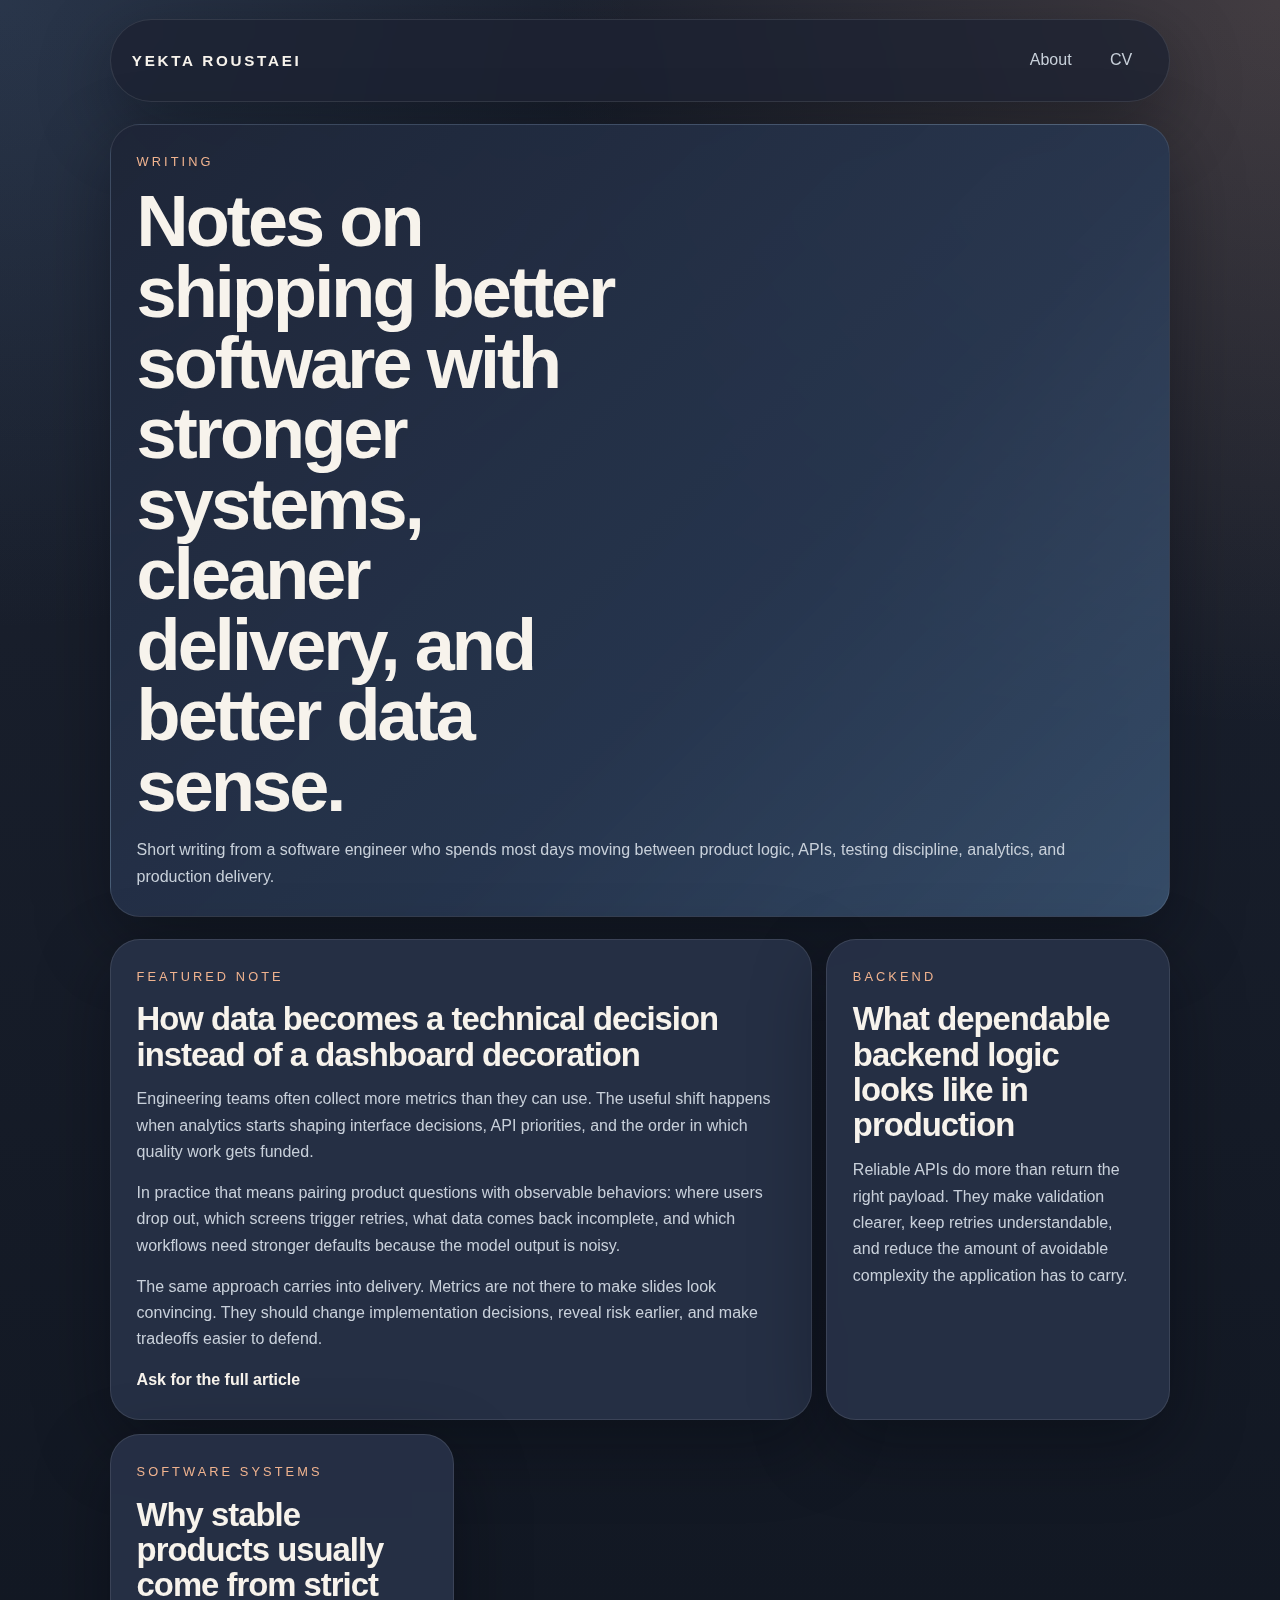
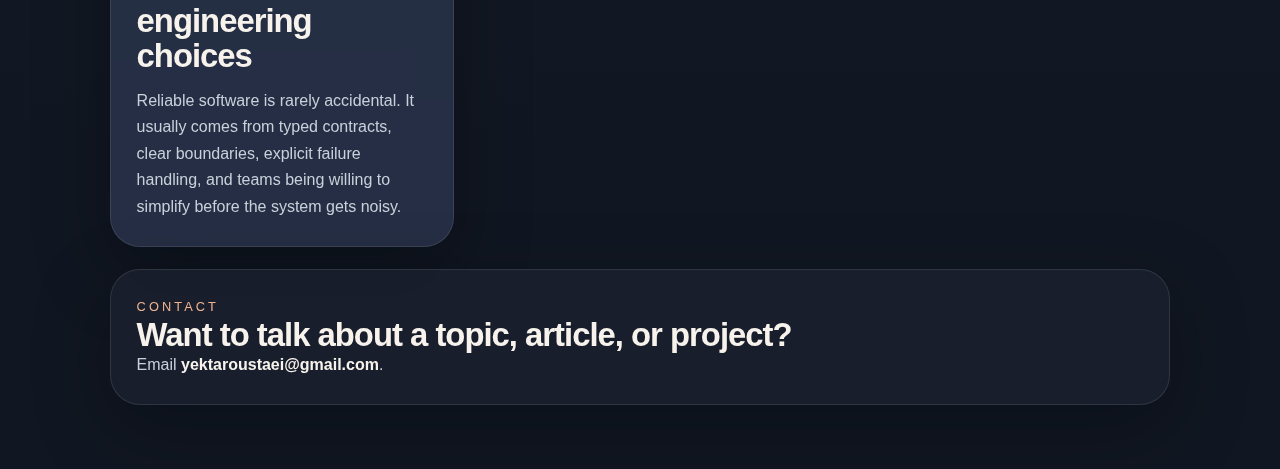
<file: blog.html>
<!DOCTYPE html>
<html lang="en">
<head>
    <meta charset="UTF-8">
    <meta name="viewport" content="width=device-width, initial-scale=1.0">
    <title>Writing - Yekta Roustaei</title>
    <link rel="stylesheet" href="blog.css">
</head>
<body>
    <main class="page-shell">
        <nav class="topbar" aria-label="Primary">
            <a class="brand" href="index.html">Yekta Roustaei</a>
            <div class="top-links">
                <a href="about-more.html">About</a>
                <a href="cv.html">CV</a>
            </div>
        </nav>

        <header class="hero-card">
            <p class="eyebrow">Writing</p>
            <h1>Notes on shipping better software with stronger systems, cleaner delivery, and better data sense.</h1>
            <p class="lead">Short writing from a software engineer who spends most days moving between product logic, APIs, testing discipline, analytics, and production delivery.</p>
        </header>

        <section class="post-grid">
            <article class="post-card featured">
                <p class="post-kicker">Featured note</p>
                <h2>How data becomes a technical decision instead of a dashboard decoration</h2>
                <p>Engineering teams often collect more metrics than they can use. The useful shift happens when analytics starts shaping interface decisions, API priorities, and the order in which quality work gets funded.</p>
                <p>In practice that means pairing product questions with observable behaviors: where users drop out, which screens trigger retries, what data comes back incomplete, and which workflows need stronger defaults because the model output is noisy.</p>
                <p>The same approach carries into delivery. Metrics are not there to make slides look convincing. They should change implementation decisions, reveal risk earlier, and make tradeoffs easier to defend.</p>
                <a class="inline-link" href="mailto:yektaroustaei@gmail.com">Ask for the full article</a>
            </article>

            <article class="post-card">
                <p class="post-kicker">Backend</p>
                <h2>What dependable backend logic looks like in production</h2>
                <p>Reliable APIs do more than return the right payload. They make validation clearer, keep retries understandable, and reduce the amount of avoidable complexity the application has to carry.</p>
            </article>

            <article class="post-card">
                <p class="post-kicker">Software systems</p>
                <h2>Why stable products usually come from strict engineering choices</h2>
                <p>Reliable software is rarely accidental. It usually comes from typed contracts, clear boundaries, explicit failure handling, and teams being willing to simplify before the system gets noisy.</p>
            </article>
        </section>

        <section class="contact-card">
            <p class="eyebrow">Contact</p>
            <h2>Want to talk about a topic, article, or project?</h2>
            <p>Email <a class="inline-link" href="mailto:yektaroustaei@gmail.com">yektaroustaei@gmail.com</a>.</p>
        </section>
    </main>
</body>
</html>
</file>
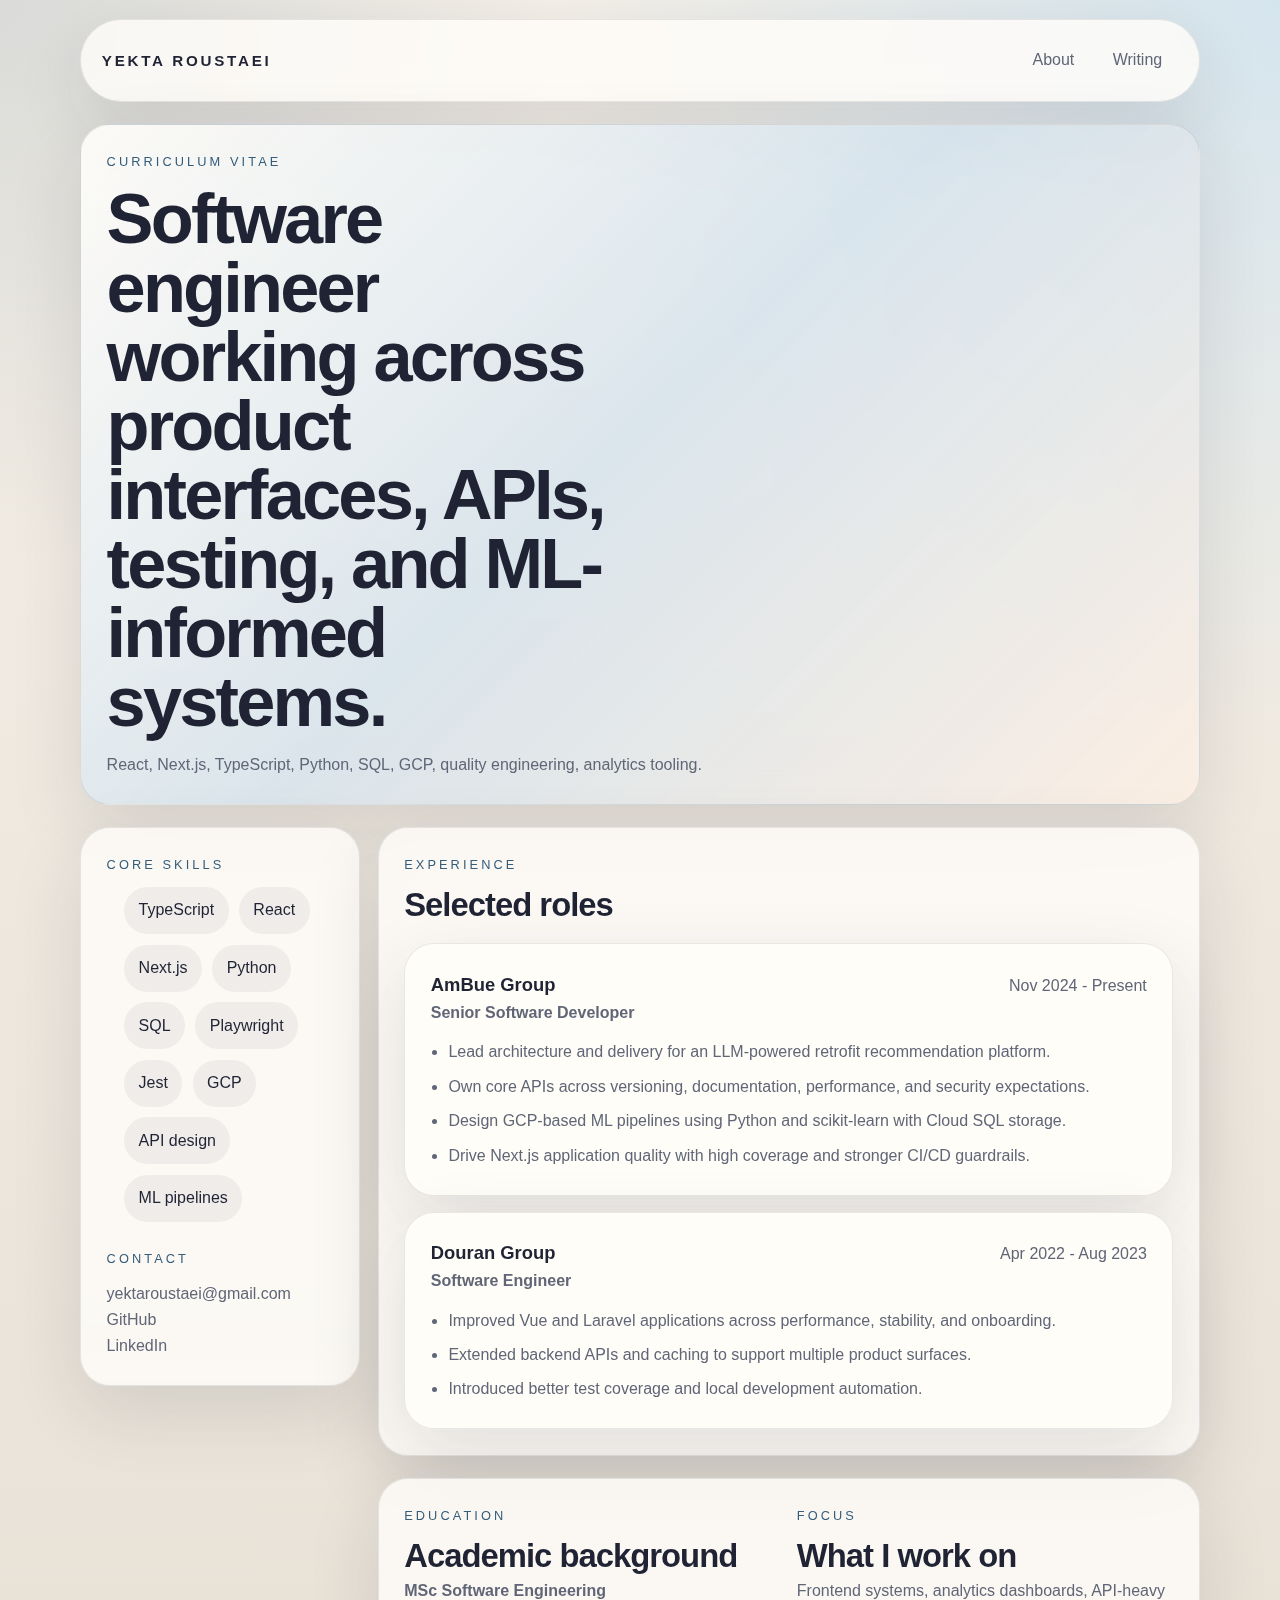
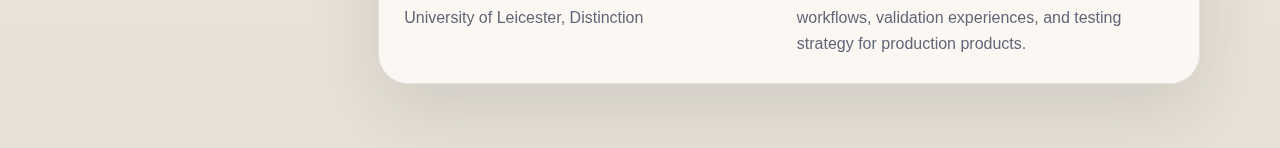
<file: cv.html>
<!DOCTYPE html>
<html lang="en">
<head>
    <meta charset="UTF-8">
    <meta name="viewport" content="width=device-width, initial-scale=1.0">
    <title>CV - Yekta Roustaei</title>
    <link rel="stylesheet" href="cv.css">
</head>
<body>
    <main class="page-shell">
        <nav class="topbar" aria-label="Primary">
            <a class="brand" href="index.html">Yekta Roustaei</a>
            <div class="top-links">
                <a href="about-more.html">About</a>
                <a href="blog.html">Writing</a>
            </div>
        </nav>

        <header class="hero-card">
            <p class="eyebrow">Curriculum vitae</p>
            <h1>Software engineer working across product interfaces, APIs, testing, and ML-informed systems.</h1>
            <p class="lead">React, Next.js, TypeScript, Python, SQL, GCP, quality engineering, analytics tooling.</p>
        </header>

        <section class="resume-layout">
            <aside class="side-card">
                <div>
                    <p class="eyebrow">Core skills</p>
                    <ul class="skill-list">
                        <li>TypeScript</li>
                        <li>React</li>
                        <li>Next.js</li>
                        <li>Python</li>
                        <li>SQL</li>
                        <li>Playwright</li>
                        <li>Jest</li>
                        <li>GCP</li>
                        <li>API design</li>
                        <li>ML pipelines</li>
                    </ul>
                </div>
                <div>
                    <p class="eyebrow">Contact</p>
                    <p><a href="mailto:yektaroustaei@gmail.com">yektaroustaei@gmail.com</a></p>
                    <p><a href="https://github.com/YektaRoustaei" target="_blank" rel="noreferrer noopener">GitHub</a></p>
                    <p><a href="https://www.linkedin.com/in/yekta-roustaei/" target="_blank" rel="noreferrer noopener">LinkedIn</a></p>
                </div>
            </aside>

            <div class="main-column">
                <section class="section-card">
                    <div class="section-head">
                        <p class="eyebrow">Experience</p>
                        <h2>Selected roles</h2>
                    </div>
                    <article class="role-card">
                        <div class="role-head">
                            <div>
                                <h3>AmBue Group</h3>
                                <p class="role-title">Senior Software Developer</p>
                            </div>
                            <span>Nov 2024 - Present</span>
                        </div>
                        <ul>
                            <li>Lead architecture and delivery for an LLM-powered retrofit recommendation platform.</li>
                            <li>Own core APIs across versioning, documentation, performance, and security expectations.</li>
                            <li>Design GCP-based ML pipelines using Python and scikit-learn with Cloud SQL storage.</li>
                            <li>Drive Next.js application quality with high coverage and stronger CI/CD guardrails.</li>
                        </ul>
                    </article>
                    <article class="role-card">
                        <div class="role-head">
                            <div>
                                <h3>Douran Group</h3>
                                <p class="role-title">Software Engineer</p>
                            </div>
                            <span>Apr 2022 - Aug 2023</span>
                        </div>
                        <ul>
                            <li>Improved Vue and Laravel applications across performance, stability, and onboarding.</li>
                            <li>Extended backend APIs and caching to support multiple product surfaces.</li>
                            <li>Introduced better test coverage and local development automation.</li>
                        </ul>
                    </article>
                </section>

                <section class="section-card dual-card">
                    <article>
                        <div class="section-head">
                            <p class="eyebrow">Education</p>
                            <h2>Academic background</h2>
                        </div>
                        <p><strong>MSc Software Engineering</strong><br>University of Leicester, Distinction</p>
                    </article>
                    <article>
                        <div class="section-head">
                            <p class="eyebrow">Focus</p>
                            <h2>What I work on</h2>
                        </div>
                        <p>Frontend systems, analytics dashboards, API-heavy workflows, validation experiences, and testing strategy for production products.</p>
                    </article>
                </section>
            </div>
        </section>
    </main>
</body>
</html>
</file>
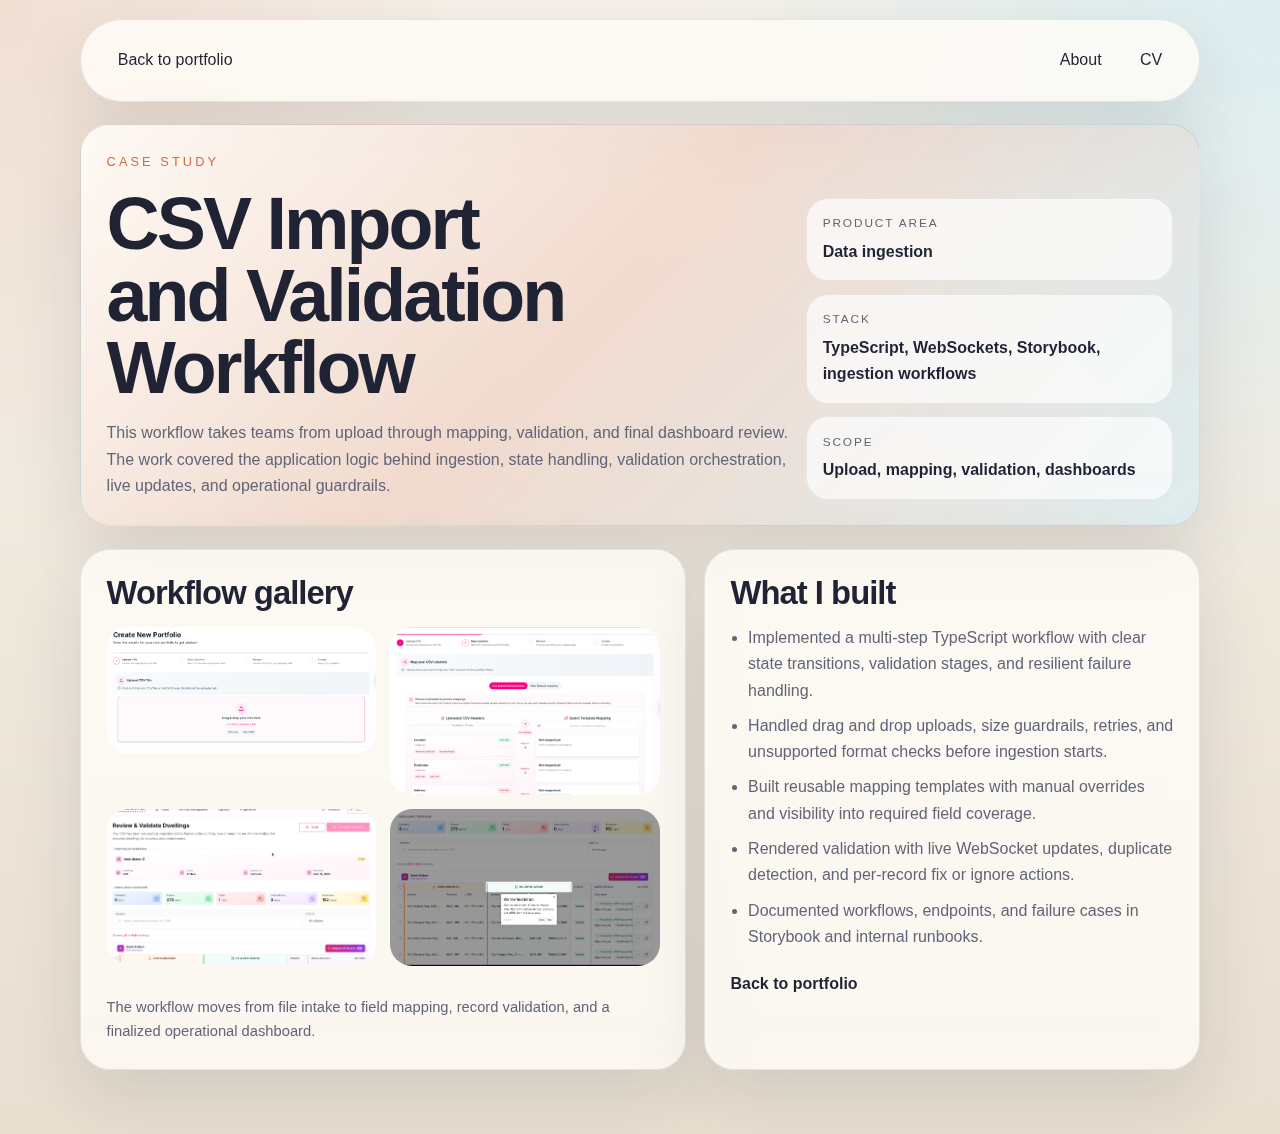
<file: project-bloomly.html>
<!DOCTYPE html>
<html lang="en">
<head>
    <meta charset="UTF-8">
    <meta name="viewport" content="width=device-width, initial-scale=1.0">
    <title>CSV Import Tool - Yekta Roustaei</title>
    <link rel="stylesheet" href="project-detail.css">
</head>
<body>
    <main class="page-shell">
        <nav class="topbar" aria-label="Primary">
            <a href="index.html">Back to portfolio</a>
            <div class="top-links">
                <a href="about-more.html">About</a>
                <a href="cv.html">CV</a>
            </div>
        </nav>

        <header class="hero-card">
            <div class="hero-copy">
                <p class="eyebrow">Case study</p>
                <h1>CSV Import and Validation Workflow</h1>
                <p>This workflow takes teams from upload through mapping, validation, and final dashboard review. The work covered the application logic behind ingestion, state handling, validation orchestration, live updates, and operational guardrails.</p>
            </div>
            <div class="hero-facts">
                <div class="fact-card">
                    <span class="fact-label">Product area</span>
                    <strong>Data ingestion</strong>
                </div>
                <div class="fact-card">
                    <span class="fact-label">Stack</span>
                    <strong>TypeScript, WebSockets, Storybook, ingestion workflows</strong>
                </div>
                <div class="fact-card">
                    <span class="fact-label">Scope</span>
                    <strong>Upload, mapping, validation, dashboards</strong>
                </div>
            </div>
        </header>

        <section class="section-grid">
            <article class="gallery-panel">
                <h2>Workflow gallery</h2>
                <div class="gallery-grid">
                    <img src="images/CSV1.png" alt="CSV upload step">
                    <img src="images/CSV2.png" alt="Mapping CSV columns to system fields">
                    <img src="images/CSV3.png" alt="Validation summary with duplicates flagged">
                    <img src="images/CSV4.png" alt="Finalized dataset dashboard with tour guide overlays highlighting panels">
                </div>
                <p class="caption">The workflow moves from file intake to field mapping, record validation, and a finalized operational dashboard.</p>
            </article>
            <article class="summary-card">
                <h2>What I built</h2>
                <ul>
                    <li>Implemented a multi-step TypeScript workflow with clear state transitions, validation stages, and resilient failure handling.</li>
                    <li>Handled drag and drop uploads, size guardrails, retries, and unsupported format checks before ingestion starts.</li>
                    <li>Built reusable mapping templates with manual overrides and visibility into required field coverage.</li>
                    <li>Rendered validation with live WebSocket updates, duplicate detection, and per-record fix or ignore actions.</li>
                    <li>Documented workflows, endpoints, and failure cases in Storybook and internal runbooks.</li>
                </ul>
                <a class="back-link" href="index.html">Back to portfolio</a>
            </article>
        </section>
    </main>
</body>
</html>
</file>
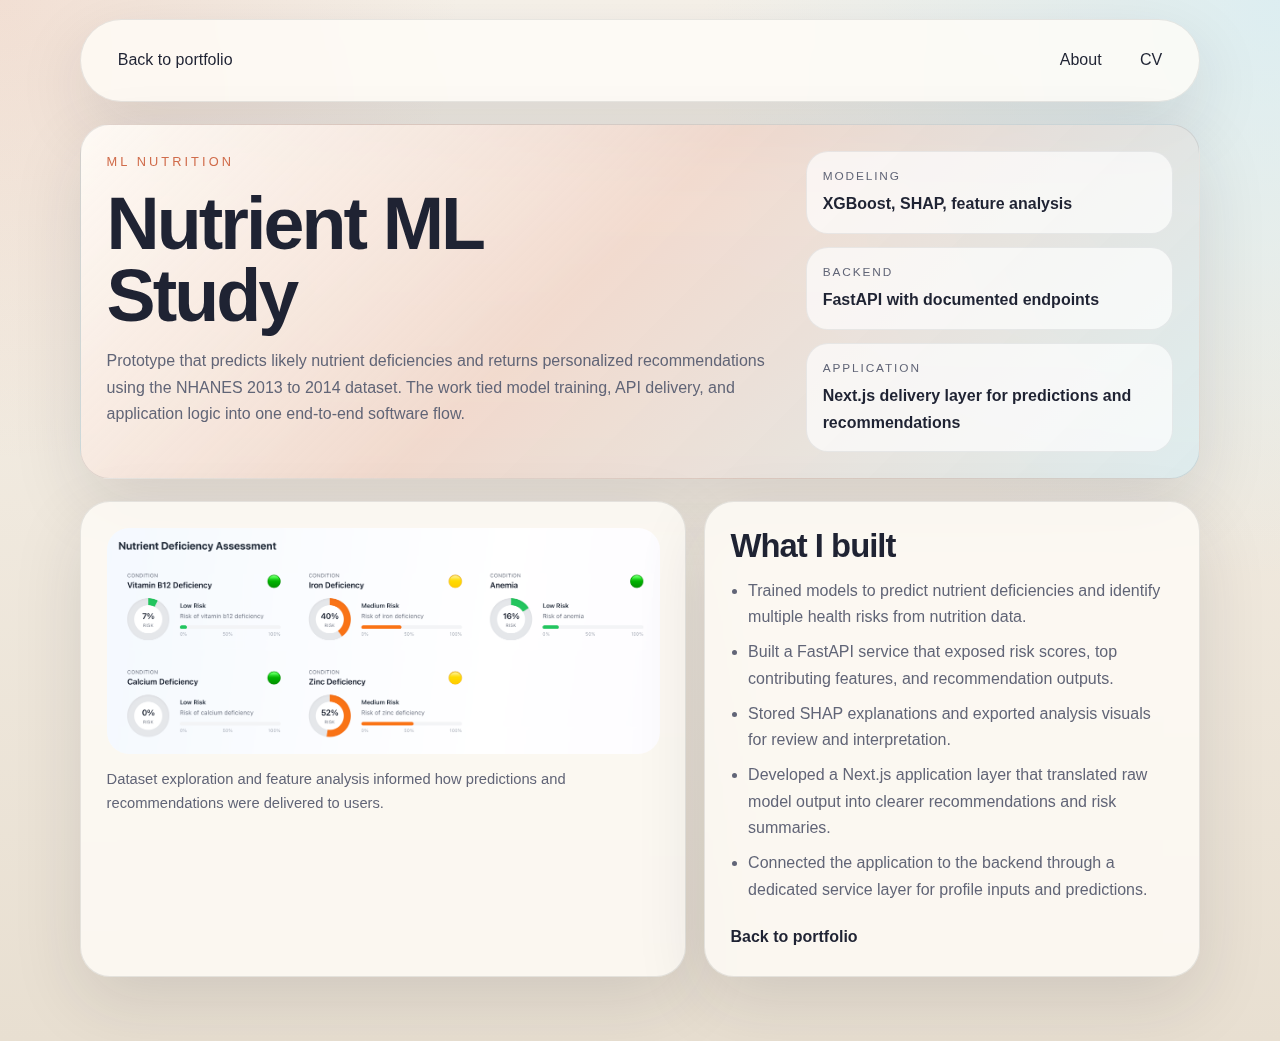
<file: project-muse.html>
<!DOCTYPE html>
<html lang="en">
<head>
    <meta charset="UTF-8">
    <meta name="viewport" content="width=device-width, initial-scale=1.0">
    <title>Nutrient ML Study - Yekta Roustaei</title>
    <link rel="stylesheet" href="project-detail.css">
</head>
<body>
    <main class="page-shell">
        <nav class="topbar" aria-label="Primary">
            <a href="index.html">Back to portfolio</a>
            <div class="top-links">
                <a href="about-more.html">About</a>
                <a href="cv.html">CV</a>
            </div>
        </nav>

        <header class="hero-card">
            <div class="hero-copy">
                <p class="eyebrow">ML nutrition</p>
                <h1>Nutrient ML Study</h1>
                <p>Prototype that predicts likely nutrient deficiencies and returns personalized recommendations using the NHANES 2013 to 2014 dataset. The work tied model training, API delivery, and application logic into one end-to-end software flow.</p>
            </div>
            <div class="hero-facts">
                <div class="fact-card">
                    <span class="fact-label">Modeling</span>
                    <strong>XGBoost, SHAP, feature analysis</strong>
                </div>
                <div class="fact-card">
                    <span class="fact-label">Backend</span>
                    <strong>FastAPI with documented endpoints</strong>
                </div>
                <div class="fact-card">
                    <span class="fact-label">Application</span>
                    <strong>Next.js delivery layer for predictions and recommendations</strong>
                </div>
            </div>
        </header>

        <section class="section-grid">
            <figure class="media-panel">
                <img src="images/nutient.png" alt="NHANES dataset visualisation">
                <figcaption class="caption">Dataset exploration and feature analysis informed how predictions and recommendations were delivered to users.</figcaption>
            </figure>
            <article class="summary-card">
                <h2>What I built</h2>
                <ul>
                    <li>Trained models to predict nutrient deficiencies and identify multiple health risks from nutrition data.</li>
                    <li>Built a FastAPI service that exposed risk scores, top contributing features, and recommendation outputs.</li>
                    <li>Stored SHAP explanations and exported analysis visuals for review and interpretation.</li>
                    <li>Developed a Next.js application layer that translated raw model output into clearer recommendations and risk summaries.</li>
                    <li>Connected the application to the backend through a dedicated service layer for profile inputs and predictions.</li>
                </ul>
                <a class="back-link" href="index.html">Back to portfolio</a>
            </article>
        </section>
    </main>
</body>
</html>
</file>
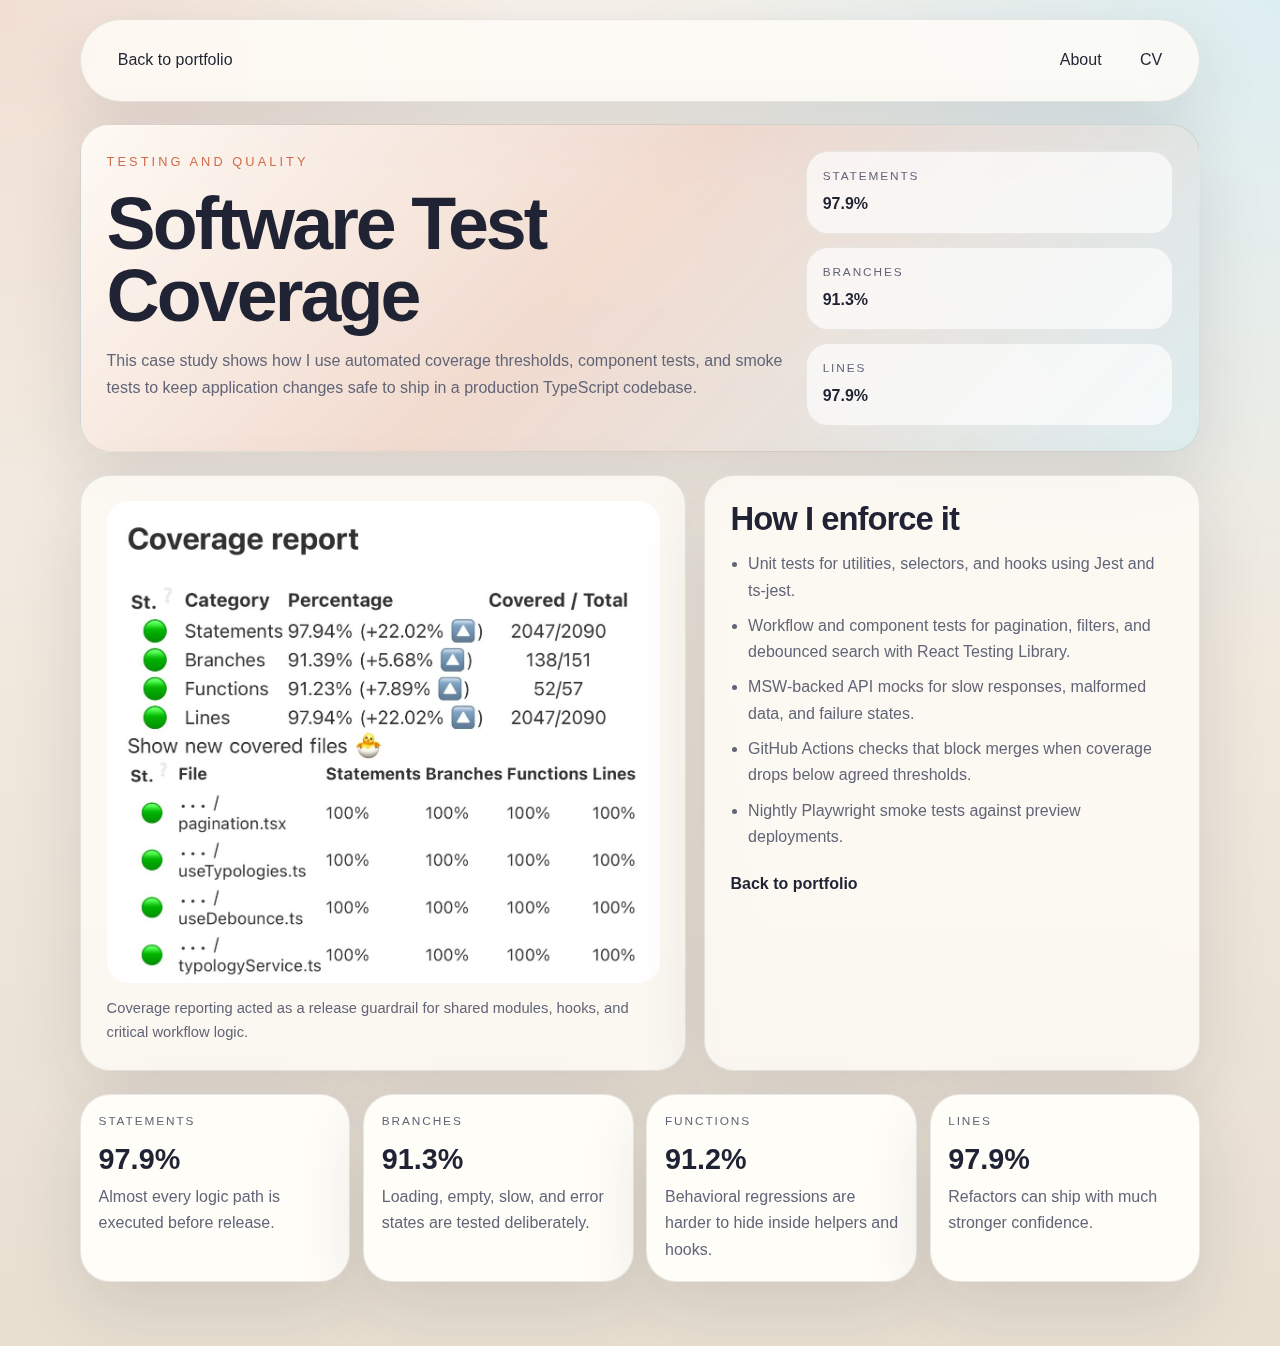
<file: Test_coverage.html>
<!DOCTYPE html>
<html lang="en">
<head>
    <meta charset="UTF-8">
    <meta name="viewport" content="width=device-width, initial-scale=1.0">
    <title>Software Test Coverage - Yekta Roustaei</title>
    <link rel="stylesheet" href="project-detail.css">
</head>
<body>
    <main class="page-shell">
        <nav class="topbar" aria-label="Primary">
            <a href="index.html">Back to portfolio</a>
            <div class="top-links">
                <a href="about-more.html">About</a>
                <a href="cv.html">CV</a>
            </div>
        </nav>

        <header class="hero-card">
            <div class="hero-copy">
                <p class="eyebrow">Testing and quality</p>
                <h1>Software Test Coverage</h1>
                <p>This case study shows how I use automated coverage thresholds, component tests, and smoke tests to keep application changes safe to ship in a production TypeScript codebase.</p>
            </div>
            <div class="hero-facts">
                <div class="fact-card">
                    <span class="fact-label">Statements</span>
                    <strong>97.9%</strong>
                </div>
                <div class="fact-card">
                    <span class="fact-label">Branches</span>
                    <strong>91.3%</strong>
                </div>
                <div class="fact-card">
                    <span class="fact-label">Lines</span>
                    <strong>97.9%</strong>
                </div>
            </div>
        </header>

        <section class="section-grid">
            <figure class="media-panel">
                <img src="images/testcoverage.jpeg" alt="Coverage report showing high percentages across statements, branches, functions, and lines">
                <figcaption class="caption">Coverage reporting acted as a release guardrail for shared modules, hooks, and critical workflow logic.</figcaption>
            </figure>
            <article class="summary-card">
                <h2>How I enforce it</h2>
                <ul>
                    <li>Unit tests for utilities, selectors, and hooks using Jest and ts-jest.</li>
                    <li>Workflow and component tests for pagination, filters, and debounced search with React Testing Library.</li>
                    <li>MSW-backed API mocks for slow responses, malformed data, and failure states.</li>
                    <li>GitHub Actions checks that block merges when coverage drops below agreed thresholds.</li>
                    <li>Nightly Playwright smoke tests against preview deployments.</li>
                </ul>
                <a class="back-link" href="index.html">Back to portfolio</a>
            </article>
        </section>

        <section class="metrics-grid">
            <article class="metric-card">
                <span class="fact-label">Statements</span>
                <span class="metric-value">97.9%</span>
                <p>Almost every logic path is executed before release.</p>
            </article>
            <article class="metric-card">
                <span class="fact-label">Branches</span>
                <span class="metric-value">91.3%</span>
                <p>Loading, empty, slow, and error states are tested deliberately.</p>
            </article>
            <article class="metric-card">
                <span class="fact-label">Functions</span>
                <span class="metric-value">91.2%</span>
                <p>Behavioral regressions are harder to hide inside helpers and hooks.</p>
            </article>
            <article class="metric-card">
                <span class="fact-label">Lines</span>
                <span class="metric-value">97.9%</span>
                <p>Refactors can ship with much stronger confidence.</p>
            </article>
        </section>
    </main>
</body>
</html>
</file>
<file: blog.css>
:root {
    font-family: "Poppins", "Avenir Next", "Segoe UI", sans-serif;
    --bg: #1f2333;
    --bg-soft: #273147;
    --surface: rgba(28, 33, 48, 0.76);
    --surface-strong: rgba(38, 48, 70, 0.96);
    --ink: #f7f3ec;
    --muted: #c8d0da;
    --line: rgba(255, 255, 255, 0.1);
    --accent: #f0b38f;
    --accent-strong: #f3d6b8;
    --shadow: 0 24px 72px rgba(3, 6, 12, 0.36);
}

* { box-sizing: border-box; margin: 0; padding: 0; }

@keyframes soft-rise {
    from {
        opacity: 0;
        transform: translateY(16px);
    }

    to {
        opacity: 1;
        transform: translateY(0);
    }
}

body {
    min-height: 100vh;
    color: var(--ink);
    line-height: 1.65;
    background:
        radial-gradient(circle at top right, rgba(240, 179, 143, 0.18), transparent 30%),
        radial-gradient(circle at top left, rgba(101, 143, 194, 0.18), transparent 26%),
        linear-gradient(180deg, #1c2230, #111722 85%);
}

a { color: inherit; text-decoration: none; }

.page-shell {
    width: min(1060px, calc(100% - 2rem));
    margin: 0 auto;
    padding: 1.2rem 0 4rem;
    display: flex;
    flex-direction: column;
    gap: 1.4rem;
}

.topbar,
.hero-card,
.post-card,
.contact-card {
    border: 1px solid var(--line);
    border-radius: 30px;
    background: var(--surface);
    box-shadow: var(--shadow);
    backdrop-filter: blur(16px);
    animation: soft-rise 0.7s ease both;
}

.topbar {
    display: flex;
    justify-content: space-between;
    align-items: center;
    gap: 1rem;
    padding: 1rem 1.3rem;
    border-radius: 999px;
}

.brand {
    font-size: 0.95rem;
    font-weight: 700;
    letter-spacing: 0.18em;
    text-transform: uppercase;
}

.top-links {
    display: flex;
    gap: 0.4rem;
}

.top-links a {
    padding: 0.7rem 1rem;
    border-radius: 999px;
    color: var(--muted);
}

.top-links a:hover,
.inline-link:hover {
    color: var(--accent-strong);
}

.hero-card,
.contact-card,
.post-card {
    padding: 1.6rem;
}

.hero-card {
    background: linear-gradient(135deg, rgba(30, 37, 55, 0.96), rgba(40, 56, 82, 0.88) 60%, rgba(84, 123, 166, 0.5));
}

.eyebrow,
.post-kicker {
    font-size: 0.8rem;
    letter-spacing: 0.24em;
    text-transform: uppercase;
    color: var(--accent);
}

h1 {
    margin: 0.9rem 0 1rem;
    font-size: clamp(2.4rem, 6vw, 4.5rem);
    line-height: 0.98;
    letter-spacing: -0.04em;
    max-width: 12ch;
}

h2 {
    font-size: clamp(1.45rem, 3vw, 2.05rem);
    line-height: 1.08;
    letter-spacing: -0.03em;
}

.lead,
p {
    color: var(--muted);
}

.post-grid {
    display: grid;
    grid-template-columns: repeat(3, minmax(0, 1fr));
    gap: 0.9rem;
}

.post-card {
    display: flex;
    flex-direction: column;
    gap: 0.9rem;
    min-height: 100%;
    background: var(--surface-strong);
    transition: transform 0.22s ease, border-color 0.22s ease, box-shadow 0.22s ease;
}

.post-card:hover {
    transform: translateY(-4px);
    box-shadow: 0 18px 42px rgba(3, 6, 12, 0.28);
}

.featured {
    grid-column: span 2;
}

.inline-link {
    font-weight: 600;
    color: var(--ink);
}

@media (max-width: 780px) {
    .page-shell {
        width: min(100% - 1rem, 1060px);
        padding-top: 0.8rem;
    }

    .topbar,
    .post-grid {
        grid-template-columns: 1fr;
        flex-direction: column;
        align-items: flex-start;
    }

    .topbar {
        border-radius: 28px;
    }

    .featured {
        grid-column: span 1;
    }

    h1 { max-width: none; }
}

@media (prefers-reduced-motion: reduce) {
    .topbar,
    .hero-card,
    .post-card,
    .contact-card {
        animation: none;
        transition: none;
    }
}
</file>
<file: cv.css>
:root {
    font-family: "Poppins", "Avenir Next", "Segoe UI", sans-serif;
    --bg: #ece9e1;
    --surface: rgba(255, 253, 249, 0.82);
    --surface-strong: #fffdf8;
    --ink: #1f2333;
    --muted: #616677;
    --line: rgba(31, 35, 51, 0.1);
    --accent: #345d7c;
    --accent-soft: #d4e3ee;
    --shadow: 0 24px 72px rgba(31, 35, 51, 0.12);
}

* { box-sizing: border-box; margin: 0; padding: 0; }

@keyframes soft-rise {
    from {
        opacity: 0;
        transform: translateY(16px);
    }

    to {
        opacity: 1;
        transform: translateY(0);
    }
}

body {
    min-height: 100vh;
    color: var(--ink);
    line-height: 1.65;
    background:
        radial-gradient(circle at top left, rgba(52, 93, 124, 0.14), transparent 26%),
        radial-gradient(circle at top right, rgba(211, 228, 238, 0.95), transparent 34%),
        linear-gradient(180deg, #f5f0e8, #e7e1d6);
}

a { color: inherit; text-decoration: none; }

.page-shell {
    width: min(1120px, calc(100% - 2rem));
    margin: 0 auto;
    padding: 1.2rem 0 4rem;
    display: flex;
    flex-direction: column;
    gap: 1.4rem;
}

.topbar,
.hero-card,
.side-card,
.section-card,
.role-card {
    border: 1px solid var(--line);
    border-radius: 30px;
    background: var(--surface);
    box-shadow: var(--shadow);
    backdrop-filter: blur(16px);
    animation: soft-rise 0.7s ease both;
}

.topbar {
    display: flex;
    justify-content: space-between;
    align-items: center;
    gap: 1rem;
    padding: 1rem 1.3rem;
    border-radius: 999px;
}

.brand {
    font-size: 0.95rem;
    font-weight: 700;
    letter-spacing: 0.18em;
    text-transform: uppercase;
}

.top-links {
    display: flex;
    gap: 0.4rem;
}

.top-links a {
    padding: 0.7rem 1rem;
    border-radius: 999px;
    color: var(--muted);
}

.hero-card,
.side-card,
.section-card,
.role-card {
    padding: 1.6rem;
}

.hero-card {
    background: linear-gradient(135deg, rgba(255, 253, 249, 0.92), rgba(212, 227, 238, 0.78) 48%, rgba(255, 240, 228, 0.7));
}

.eyebrow {
    font-size: 0.8rem;
    letter-spacing: 0.24em;
    text-transform: uppercase;
    color: var(--accent);
    margin-bottom: 0.75rem;
}

h1 {
    font-size: clamp(2.4rem, 6vw, 4.4rem);
    line-height: 0.98;
    letter-spacing: -0.04em;
    max-width: 13ch;
    margin-bottom: 1rem;
}

h2 {
    font-size: clamp(1.45rem, 3vw, 2.05rem);
    line-height: 1.08;
    letter-spacing: -0.03em;
}

h3 {
    font-size: 1.15rem;
}

.lead,
p,
li,
span,
.role-title,
.top-links a {
    color: var(--muted);
}

.resume-layout {
    display: grid;
    grid-template-columns: 280px minmax(0, 1fr);
    gap: 1.1rem;
}

.side-card {
    display: flex;
    flex-direction: column;
    gap: 1.6rem;
    align-self: start;
    position: sticky;
    top: 1rem;
}

.skill-list {
    list-style: none;
    display: flex;
    flex-wrap: wrap;
    gap: 0.65rem;
}

.skill-list li {
    padding: 0.65rem 0.9rem;
    border-radius: 999px;
    background: rgba(31, 35, 51, 0.06);
    color: var(--ink);
    transition: transform 0.2s ease, background 0.2s ease;
}

.skill-list li:hover {
    transform: translateY(-2px);
    background: rgba(31, 35, 51, 0.1);
}

.main-column {
    display: grid;
    gap: 1.4rem;
}

.section-card {
    display: grid;
    gap: 1rem;
}

.section-head {
    margin-bottom: 0.3rem;
}

.role-card {
    background: var(--surface-strong);
    transition: transform 0.22s ease, box-shadow 0.22s ease;
}

.role-card:hover {
    transform: translateY(-3px);
    box-shadow: 0 16px 38px rgba(31, 35, 51, 0.08);
}

.role-head {
    display: flex;
    justify-content: space-between;
    gap: 1rem;
    align-items: baseline;
    flex-wrap: wrap;
    margin-bottom: 0.8rem;
}

.role-title {
    font-weight: 600;
}

ul {
    padding-left: 1.1rem;
    display: grid;
    gap: 0.5rem;
}

.dual-card {
    grid-template-columns: repeat(2, minmax(0, 1fr));
}

@media (max-width: 820px) {
    .page-shell {
        width: min(100% - 1rem, 1120px);
        padding-top: 0.8rem;
    }

    .topbar,
    .resume-layout,
    .dual-card {
        grid-template-columns: 1fr;
        flex-direction: column;
        align-items: flex-start;
    }

    .topbar {
        border-radius: 28px;
    }

    .side-card {
        position: static;
    }

    h1 { max-width: none; }
}

@media (prefers-reduced-motion: reduce) {
    .topbar,
    .hero-card,
    .side-card,
    .section-card,
    .role-card,
    .skill-list li {
        animation: none;
        transition: none;
    }
}
</file>
<file: project-detail.css>
:root {
    font-family: "Poppins", "Avenir Next", "Segoe UI", sans-serif;
    --bg: #efe8dc;
    --surface: rgba(255, 252, 247, 0.8);
    --surface-strong: #fffdf8;
    --ink: #1f2333;
    --muted: #616577;
    --line: rgba(31, 35, 51, 0.1);
    --accent: #d06c4b;
    --accent-soft: #f1d2c5;
    --sky: #d8edf2;
    --mint: #d9ead3;
    --shadow: 0 24px 70px rgba(31, 35, 51, 0.12);
}

* { box-sizing: border-box; margin: 0; padding: 0; }

@keyframes soft-rise {
    from {
        opacity: 0;
        transform: translateY(16px);
    }

    to {
        opacity: 1;
        transform: translateY(0);
    }
}

body {
    min-height: 100vh;
    color: var(--ink);
    line-height: 1.65;
    background:
        radial-gradient(circle at top left, rgba(208, 108, 75, 0.14), transparent 28%),
        radial-gradient(circle at top right, rgba(216, 237, 242, 0.85), transparent 35%),
        linear-gradient(180deg, #f7f2ea, #e8dfd1);
}

a { color: inherit; text-decoration: none; }
img,
video { display: block; max-width: 100%; }

.page-shell {
    width: min(1120px, calc(100% - 2rem));
    margin: 0 auto;
    padding: 1.2rem 0 4rem;
    display: flex;
    flex-direction: column;
    gap: 1.4rem;
}

.topbar,
.hero-card,
.summary-card,
.media-panel,
.info-card,
.gallery-panel,
.metric-card {
    border: 1px solid var(--line);
    border-radius: 30px;
    background: var(--surface);
    box-shadow: var(--shadow);
    backdrop-filter: blur(16px);
    animation: soft-rise 0.7s ease both;
}

.topbar {
    display: flex;
    justify-content: space-between;
    align-items: center;
    gap: 1rem;
    padding: 1rem 1.3rem;
    border-radius: 999px;
}

.top-links {
    display: flex;
    gap: 0.4rem;
}

.topbar a {
    padding: 0.7rem 1rem;
    border-radius: 999px;
}

.topbar a:hover,
.back-link:hover {
    background: rgba(31, 35, 51, 0.06);
}

.hero-card,
.summary-card,
.info-card,
.metric-card,
.media-panel,
.gallery-panel {
    padding: 1.6rem;
}

.hero-card {
    display: grid;
    grid-template-columns: minmax(0, 1.3fr) minmax(250px, 0.7fr);
    gap: 1.15rem;
    background: linear-gradient(135deg, rgba(255, 252, 247, 0.92), rgba(241, 210, 197, 0.68) 45%, rgba(216, 237, 242, 0.72));
}

.hero-copy {
    display: flex;
    flex-direction: column;
    gap: 1rem;
}

.eyebrow {
    font-size: 0.8rem;
    letter-spacing: 0.24em;
    text-transform: uppercase;
    color: var(--accent);
}

h1 {
    font-size: clamp(2.4rem, 6vw, 4.6rem);
    line-height: 0.98;
    letter-spacing: -0.04em;
    max-width: 12ch;
}

h2 {
    font-size: clamp(1.45rem, 3vw, 2.05rem);
    line-height: 1.08;
    letter-spacing: -0.03em;
}

p,
li,
.fact-label,
.fact-value,
.caption {
    color: var(--muted);
}

.hero-facts {
    display: grid;
    gap: 0.8rem;
    align-content: end;
}

.fact-card {
    padding: 0.95rem;
    border-radius: 22px;
    background: rgba(255, 255, 255, 0.68);
    border: 1px solid rgba(31, 35, 51, 0.08);
    transition: transform 0.2s ease, background 0.2s ease;
}

.fact-card:hover {
    transform: translateY(-2px);
    background: rgba(255, 255, 255, 0.82);
}

.fact-label {
    display: block;
    margin-bottom: 0.3rem;
    font-size: 0.74rem;
    letter-spacing: 0.16em;
    text-transform: uppercase;
}

.section-grid {
    display: grid;
    grid-template-columns: minmax(0, 1.1fr) minmax(320px, 0.9fr);
    gap: 1.1rem;
}

.media-panel img,
.media-panel video,
.gallery-panel img {
    width: 100%;
    border-radius: 22px;
    object-fit: cover;
}

.media-panel img,
.media-panel video {
    max-height: 520px;
}

.caption {
    margin-top: 0.8rem;
    font-size: 0.92rem;
}

.summary-card,
.info-card {
    display: flex;
    flex-direction: column;
    gap: 0.9rem;
}

ul {
    padding-left: 1.1rem;
    display: grid;
    gap: 0.55rem;
}

.back-link {
    display: inline-flex;
    align-items: center;
    width: fit-content;
    margin-top: 0.4rem;
    font-weight: 600;
}

.gallery-panel {
    display: grid;
    gap: 1rem;
}

.gallery-grid {
    display: grid;
    grid-template-columns: repeat(2, minmax(0, 1fr));
    gap: 0.9rem;
}

.metrics-grid {
    display: grid;
    grid-template-columns: repeat(auto-fit, minmax(160px, 1fr));
    gap: 0.8rem;
}

.metric-card {
    padding: 1.1rem;
    background: var(--surface-strong);
    transition: transform 0.22s ease, box-shadow 0.22s ease;
}

.metric-card:hover,
.summary-card:hover,
.info-card:hover,
.media-panel:hover,
.gallery-panel:hover {
    transform: translateY(-3px);
    box-shadow: 0 16px 38px rgba(31, 35, 51, 0.08);
}

.metric-value {
    display: block;
    margin-top: 0.2rem;
    font-size: 1.8rem;
    color: var(--ink);
    font-weight: 700;
}

.media-stack {
    display: grid;
    gap: 1rem;
}

.media-item {
    display: grid;
    grid-template-columns: minmax(0, 1.1fr) minmax(260px, 0.9fr);
    gap: 1rem;
    align-items: center;
}

.media-copy {
    display: flex;
    flex-direction: column;
    gap: 0.7rem;
}

@media (max-width: 860px) {
    .page-shell {
        width: min(100% - 1rem, 1120px);
        padding-top: 0.8rem;
    }

    .topbar,
    .hero-card,
    .section-grid,
    .media-item,
    .gallery-grid {
        grid-template-columns: 1fr;
        flex-direction: column;
        align-items: flex-start;
    }

    .topbar {
        border-radius: 28px;
    }

    h1 { max-width: none; }
}

@media (prefers-reduced-motion: reduce) {
    .topbar,
    .hero-card,
    .summary-card,
    .media-panel,
    .info-card,
    .gallery-panel,
    .metric-card,
    .fact-card {
        animation: none;
        transition: none;
    }
}
</file>
